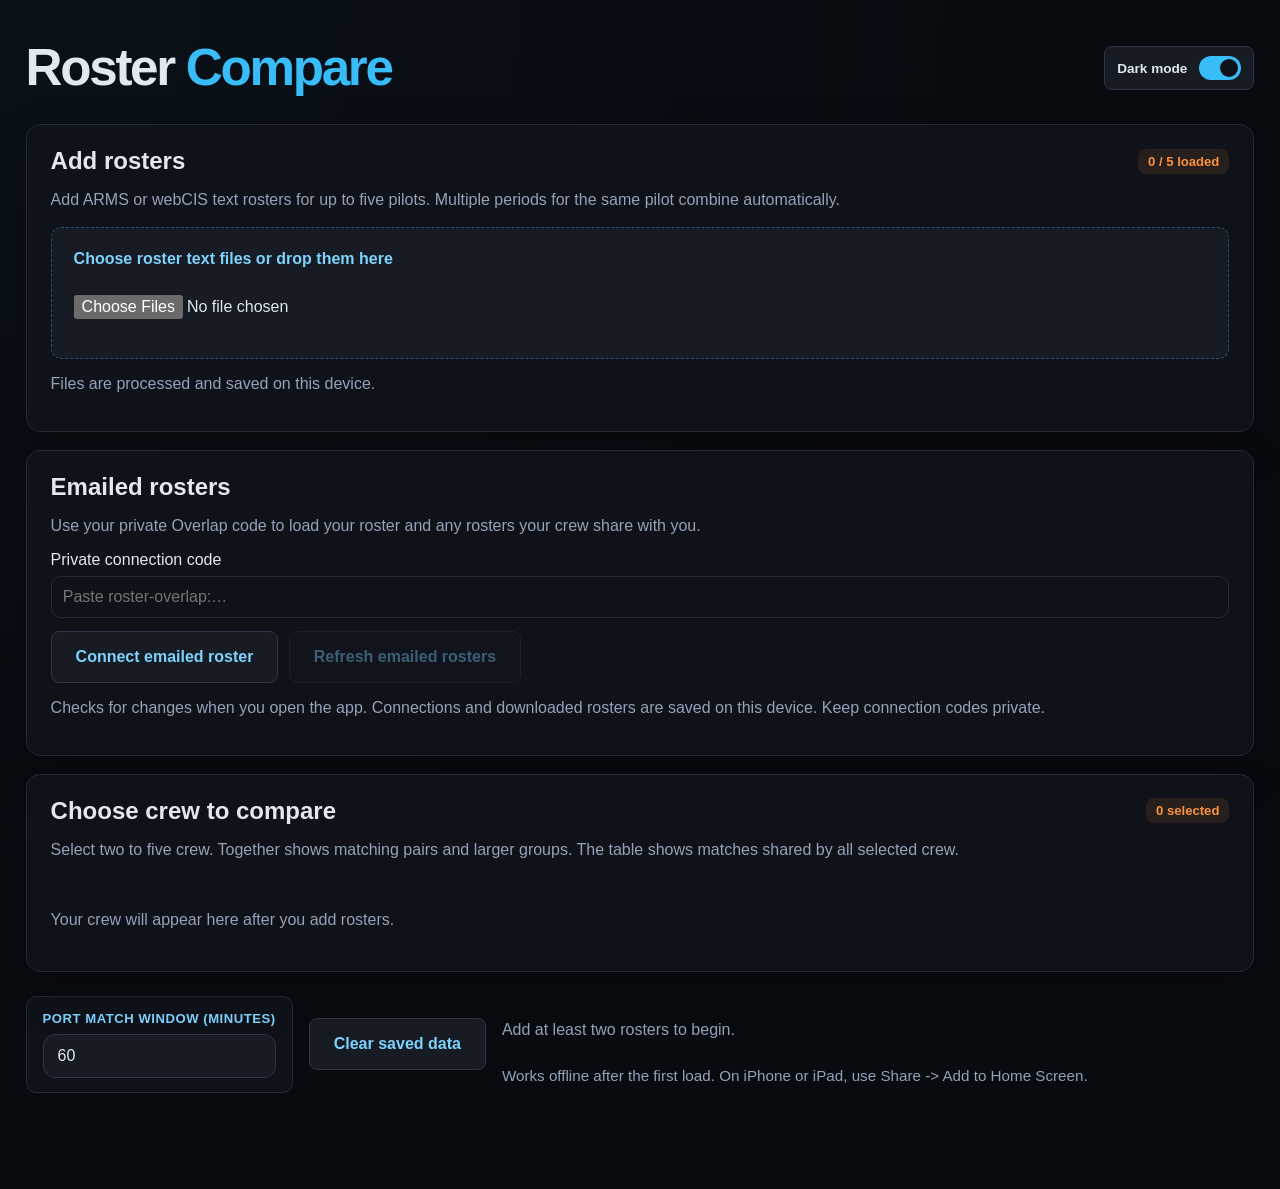
<file: index.html>
<!DOCTYPE html>
<html lang="en-GB" data-theme="dark">
  <head>
    <meta charset="UTF-8" />
    <meta name="referrer" content="no-referrer" />
    <meta name="viewport" content="width=device-width, initial-scale=1.0" />
    <meta
      name="description"
      content="Load up to five crew rosters and choose who to compare, locally on your device."
    />
    <meta id="theme-colour" name="theme-color" content="#080b10" />
    <meta name="mobile-web-app-capable" content="yes" />
    <meta name="apple-mobile-web-app-capable" content="yes" />
    <meta name="apple-mobile-web-app-title" content="Roster Compare" />
    <meta name="apple-mobile-web-app-status-bar-style" content="default" />
    <title>Roster Compare</title>
    <link rel="manifest" href="./manifest.json" />
    <link rel="icon" href="./icon.svg" type="image/svg+xml" />
    <link rel="apple-touch-icon" href="./apple-touch-icon.png" />
    <script>
      try {
        if (localStorage.getItem("roster-compare-theme") === "light") {
          document.documentElement.dataset.theme = "light";
          document.getElementById("theme-colour").setAttribute("content", "#f3f6fa");
        }
      } catch { /* Use the default theme if storage is unavailable. */ }
    </script>
    <link rel="stylesheet" href="./styles.css?v=20261122-width1" />
  </head>
  <body>
    <main class="shell">
      <section class="hero">
        <div><h1>Roster <span class="hero-accent">Compare</span></h1></div>
        <button id="theme-toggle" class="theme-toggle" type="button" role="switch" aria-checked="true" aria-label="Dark mode">
          <span id="theme-label">Dark mode</span><span class="theme-track" aria-hidden="true"><span class="theme-thumb"></span></span>
        </button>
      </section>

      <form id="compare-form" class="roster-setup">
        <section class="panel">
          <div class="panel-heading">
            <h2>Add rosters</h2>
            <span id="roster-count" class="pill">0 / 5 loaded</span>
          </div>
          <p class="panel-copy">Add ARMS or webCIS text rosters for up to five pilots. Multiple periods for the same pilot combine automatically.</p>
          <label id="roster-dropzone" class="dropzone">
            <span>Choose roster text files or drop them here</span>
            <input id="roster-files" type="file" name="rosters" accept=".txt,text/plain" multiple aria-describedby="upload-help" />
          </label>
          <p id="upload-help" class="panel-copy">Files are processed and saved on this device.</p>
          <p id="upload-status" class="status" role="status" aria-live="polite"></p>
        </section>

        <section class="panel" aria-labelledby="email-heading">
          <div class="panel-heading"><h2 id="email-heading">Emailed rosters</h2></div>
          <p class="panel-copy">Use your private Overlap code to load your roster and any rosters your crew share with you.</p>
          <label for="email-connection-code">Private connection code</label>
          <input id="email-connection-code" type="password" autocomplete="off" spellcheck="false" placeholder="Paste roster-overlap:…" />
          <div class="email-actions">
            <button id="email-connect-button" type="button" class="secondary-button">Connect emailed roster</button>
            <button id="email-refresh-button" type="button" class="secondary-button" disabled>Refresh emailed rosters</button>
          </div>
          <p class="panel-copy">Checks for changes when you open the app. Connections and downloaded rosters are saved on this device. Keep connection codes private.</p>
          <div id="email-connections"></div>
          <div id="shared-crew" aria-label="Available shared rosters" hidden></div>
          <p id="email-status" class="status" role="status" aria-live="polite"></p>
        </section>

        <section class="panel crew-panel" aria-labelledby="crew-heading">
          <div class="panel-heading">
            <h2 id="crew-heading">Choose crew to compare</h2>
            <span id="selection-count" class="pill">0 selected</span>
          </div>
          <p class="panel-copy">Select two to five crew. Together shows matching pairs and larger groups. The table shows matches shared by all selected crew.</p>
          <div id="crew-list" class="crew-list"></div>
        </section>
      </form>

      <section class="actions">
        <label class="control-card" for="min-overlap-minutes">
          <span>Port match window (minutes)</span>
          <input id="min-overlap-minutes" name="min_overlap_minutes" form="compare-form" type="number" min="1" max="1440" step="1" value="60" />
        </label>
        <div class="action-buttons">
          <button id="install-button" type="button" class="secondary-button" hidden>Install app</button>
          <button id="clear-storage-button" type="button" class="secondary-button">Clear saved data</button>
        </div>
        <div class="action-copy">
          <p id="status" class="status" role="status" aria-live="polite">Add at least two rosters to begin.</p>
          <p class="install-hint">Works offline after the first load. On iPhone or iPad, use Share -> Add to Home Screen.</p>
        </div>
      </section>

      <section id="results" class="results hidden">
        <article class="roster-calendar" aria-labelledby="calendar-month">
          <div class="calendar-toolbar">
            <button id="calendar-previous" class="calendar-nav" type="button" aria-label="Previous month">←</button>
            <div class="calendar-heading"><h2 id="calendar-month"></h2><p id="calendar-range-summary" class="calendar-help"></p></div>
            <label id="calendar-bid-period-control" class="calendar-range-control" for="calendar-bid-period" hidden>Bid period<select id="calendar-bid-period"></select></label>
            <label class="calendar-range-control" for="calendar-range">Calendar range<select id="calendar-range"><option value="roster">Full roster</option><option value="month">Month</option></select></label>
            <button id="calendar-next" class="calendar-nav" type="button" aria-label="Next month">→</button>
          </div>
          <div id="calendar-crew-legend" class="calendar-crew-legend"></div>
          <p class="calendar-help">Pilot rows show trips, ground duties and home days. Together shows two or more selected pilots in the same port. Each matching crew combination has its own weekly row; click a segment for exact times. Dates and times follow the roster’s local dates. Together timelines run from 00:00 to 24:00 each day; gaps show no qualifying shared period. Shared days off at different domiciles appear in the table below.</p>
          <div class="calendar-legend" aria-label="Shared-time colours">
            <span class="calendar-all-home">Home for the group</span>
            <span class="calendar-some-home">Home for some</span>
            <span class="calendar-all-away">Away for the group</span>
          </div>
          <div class="calendar-time-key" aria-label="Timeline styles"><span><i class="calendar-key-swatch" aria-hidden="true"></i>Free time</span><span><i class="calendar-key-swatch on-call" aria-hidden="true"></i>On call</span><span><i class="calendar-key-swatch on-duty" aria-hidden="true"></i>On duty</span></div>
          <div class="calendar-scroll" tabindex="0" role="region" aria-label="Roster calendar, scroll horizontally on smaller screens">
            <div id="calendar-grid" class="calendar-grid" role="table" aria-label="Pilot rosters and shared time"></div>
          </div>
          <section id="calendar-details" class="calendar-details" aria-live="polite" hidden>
            <div class="calendar-detail-heading"><h3 id="calendar-detail-title"></h3><button id="calendar-detail-close" class="calendar-nav" type="button" aria-label="Close calendar details">×</button></div>
            <p id="calendar-detail-subtitle"></p>
            <p id="calendar-detail-text"></p>
          </section>
        </article>
        <div class="summary-row" id="summary-row"></div>

        <article class="results-card">
          <div class="results-head">
            <h2>Whole-group matches</h2>
            <p>Shared by all selected pilots · roster local time.</p>
          </div>
          <div id="match-filters" class="filter-bar" role="tablist" aria-label="Match filters">
            <button type="button" class="filter-chip is-active" data-filter="all">All</button>
            <button type="button" class="filter-chip" data-filter="port_match">Port match</button>
            <button type="button" class="filter-chip" data-filter="shared_day_off">Days off</button>
          </div>
          <div class="table-wrap">
            <table>
              <thead id="results-head"></thead>
              <tbody id="results-body"></tbody>
            </table>
          </div>
        </article>

        <article class="results-card">
          <h2>Notes</h2>
          <ul id="notes" class="notes"></ul>
        </article>
      </section>
    </main>

    <script type="module" src="./app.js?v=20261122-width1"></script>
  </body>
</html>
</file>
<file: styles.css>
:root {
  color-scheme: dark;
  --bg: #080b10;
  --panel: #0f1219;
  --surface2: #161b24;
  --text: #e2e8f0;
  --muted: #94a3b8;
  --line: #232a38;
  --accent: #38bdf8;
  --accent-strong: #7dd3fc;
  --warm: #fb923c;
  --control-border: #2d3548;
  --calendar-bg: #0a0f15;
  --calendar-line: #2b3440;
  --calendar-muted: #a1adbd;
  --calendar-head: #181e28;
  --calendar-hover: #263344;
  --calendar-details: #171e28;
  --calendar-cell-line: #1b232c;
  --calendar-today-shade: rgba(125, 180, 230, .10);
  --ground-bg: #28263a;
  --ground-text: #e3ddf4;
  --leave-text: #c5b7d7;
  --all-home-bg: #14392f;
  --some-home-bg: #39304e;
  --all-away-bg: #16394d;
  --danger: #f87171;
  --shadow: 0 18px 48px rgba(0, 0, 0, 0.18);
}

* {
  box-sizing: border-box;
}

body {
  margin: 0;
  min-height: 100vh;
  font-family: "Avenir Next", "Segoe UI", sans-serif;
  color: var(--text);
  background:
    radial-gradient(ellipse at top left, rgba(56, 189, 248, 0.035), transparent 55%),
    var(--bg);
}

.shell {
  width: calc(100% - 2 * clamp(16px, 2vw, 48px));
  margin: 0 auto;
  padding: 40px 0 72px;
}

.hero {
  margin-bottom: 28px;
  display: flex; align-items: center; justify-content: space-between; flex-wrap: wrap; gap: 20px;
}

.eyebrow {
  margin: 0 0 10px;
  font-size: 0.8rem;
  letter-spacing: 0.18em;
  text-transform: uppercase;
  color: var(--accent-strong);
}

h1,
h2 {
  margin: 0;
  font-family: inherit;
  font-weight: 600;
}

h1 {
  max-width: 760px;
  font-size: clamp(2.1rem, 4vw, 4rem);
  line-height: 0.98;
}

.intro,
.panel-copy,
.status,
th,
td,
li {
  color: var(--muted);
}

.intro {
  max-width: 760px;
  margin-top: 14px;
  font-size: 1.02rem;
  line-height: 1.55;
}

.panel-grid,
.summary-row {
  display: grid;
  gap: 18px;
  grid-template-columns: repeat(auto-fit, minmax(290px, 1fr));
}

.panel,
.summary-card,
.results-card {
  background: var(--panel);
  border: 1px solid var(--line);
  border-radius: 14px;
  box-shadow: var(--shadow);
  backdrop-filter: blur(10px);
}

.panel,
.summary-card,
.results-card {
  padding: 22px 24px;
}

.dropzone {
  display: grid;
  gap: 10px;
  margin-top: 18px;
  padding: 22px;
  border: 1.5px dashed rgba(56, 189, 248, 0.35);
  border-radius: 10px;
  background: var(--surface2);
  cursor: pointer;
  min-height: 132px;
}

.dropzone span {
  font-weight: 600;
  color: var(--accent-strong);
}

.dropzone input {
  width: 100%;
  font-size: 16px;
}

.file-list,
.notes,
.summary-meta {
  margin: 16px 0 0;
  padding: 0;
  list-style: none;
}

.file-list li,
.notes li,
.summary-meta li {
  padding: 10px 0;
  border-top: 1px solid var(--line);
}

.actions {
  display: flex;
  align-items: center;
  flex-wrap: wrap;
  gap: 16px;
  margin: 24px 0;
}

.action-buttons,
.action-copy {
  display: flex;
  flex-wrap: wrap;
  gap: 12px;
  align-items: center;
}

.action-copy {
  flex: 1 1 320px;
}

.control-card {
  display: grid;
  gap: 8px;
  min-width: 220px;
  padding: 14px 16px;
  border: 1px solid var(--line);
  border-radius: 10px;
  background: var(--panel);
}

.control-card span {
  color: var(--accent-strong);
  font-size: 0.82rem;
  font-weight: 700;
  letter-spacing: 0.04em;
  text-transform: uppercase;
}

.control-card input {
  width: 100%;
  border: 1px solid var(--control-border);
  border-radius: 12px;
  background: var(--surface2);
  padding: 12px 14px;
  font-size: 1rem;
  color: var(--text);
}

button {
  border: 0;
  border-radius: 8px;
  background: var(--accent);
  color: var(--bg);
  padding: 14px 24px;
  min-height: 52px;
  font-size: 1rem;
  font-weight: 700;
  cursor: pointer;
  box-shadow: 0 8px 22px rgba(56, 189, 248, 0.12);
}

.secondary-button {
  background: var(--surface2);
  border: 1px solid var(--control-border);
  color: var(--accent-strong);
  box-shadow: none;
}

button:disabled {
  cursor: progress;
  opacity: 0.7;
}

.results.hidden {
  display: none;
}

.summary-card h3 {
  margin: 0 0 8px;
  font-size: 1.35rem;
}

.install-hint {
  margin: 0;
  font-size: 0.95rem;
  color: var(--muted);
}

.results-head {
  display: flex;
  justify-content: space-between;
  gap: 12px;
  align-items: end;
  margin-bottom: 14px;
}

.filter-bar {
  display: flex;
  flex-wrap: wrap;
  gap: 10px;
  margin-bottom: 16px;
}

.filter-chip {
  min-height: 40px;
  padding: 10px 14px;
  border: 1px solid var(--control-border);
  background: var(--surface2);
  color: var(--accent-strong);
  box-shadow: none;
}

.filter-chip.is-active {
  background: var(--accent);
  color: var(--bg);
}

.table-wrap {
  overflow-x: auto;
}

table {
  width: 100%;
  border-collapse: collapse;
}

th,
td {
  text-align: left;
  padding: 12px 10px;
  border-top: 1px solid var(--line);
  vertical-align: top;
  font-size: 0.94rem;
}

th {
  color: var(--text);
  font-size: 0.82rem;
  text-transform: uppercase;
  letter-spacing: 0.06em;
}

tbody tr.away-port-row {
  background: rgba(56, 189, 248, 0.04);
}

tbody tr.home-match-row {
  background: rgba(167, 139, 250, 0.04);
}

.pill {
  display: inline-block;
  padding: 5px 10px;
  border-radius: 8px;
  background: rgba(251, 146, 60, 0.10);
  color: var(--warm);
  font-size: 0.82rem;
  font-weight: 700;
}

.empty-state {
  padding: 18px 0 4px;
  color: var(--muted);
}

.uncertain-list {
  margin-top: 14px;
  padding: 0;
  list-style: none;
}

.uncertain-list li {
  display: flex;
  justify-content: space-between;
  gap: 12px;
  padding: 9px 0;
  border-top: 1px solid var(--line);
}

.uncertain-list .duty-code {
  color: var(--accent-strong);
  font-weight: 700;
}

@media (max-width: 860px) {
  .shell {
    width: calc(100% - 20px);
    padding: 28px 0 48px;
  }

  h1 {
    line-height: 1;
  }

  .actions,
  .results-head {
    flex-direction: column;
    align-items: flex-start;
  }

  .action-buttons,
  .action-copy {
    width: 100%;
  }

  .control-card {
    width: 100%;
  }

  .panel,
  .summary-card,
  .results-card {
    padding: 18px;
    border-radius: 20px;
  }

  th,
  td {
    min-width: 120px;
  }
}

@media (max-width: 560px) {
  .actions {
    position: sticky;
    bottom: 0;
    padding: 12px 0 4px;
    background: linear-gradient(180deg, transparent, var(--bg) 32%);
  }

  button,
  .control-card,
  .action-buttons {
    width: 100%;
  }

  .action-buttons {
    display: grid;
  }
}

.roster-setup { display: grid; gap: 18px; }
.panel-heading { display: flex; flex-wrap: wrap; align-items: center; justify-content: space-between; gap: 12px; }
.dropzone.is-dragging, .dropzone:focus-within { border-color: var(--accent); background: rgba(56, 189, 248, 0.08); }
.crew-list { display: grid; gap: 12px; }
.crew-row { display: flex; align-items: center; gap: 16px; border-top: 1px solid var(--line); padding-top: 14px; }
.crew-choice { display: flex; flex: 1; min-width: 0; align-items: center; gap: 14px; cursor: pointer; padding: 6px 0; }
.crew-choice input { flex: 0 0 auto; width: 22px; height: 22px; accent-color: var(--accent); }
.crew-details { display: grid; gap: 5px; min-width: 0; overflow-wrap: anywhere; }
.crew-details strong { color: var(--text); }
.crew-details > span { font-size: 0.9rem; color: var(--muted); }
.remove-roster { flex: 0 0 auto; width: auto; min-height: 44px; padding: 10px 16px; }
button:disabled { cursor: not-allowed; }
:focus-visible { outline: 3px solid var(--accent); outline-offset: 4px; }
@media (max-width: 560px) {
  .crew-row { gap: 8px; }
  .crew-choice { gap: 10px; }
  .actions { position: static; }
}

/* The roster calendar follows a compact, dark month-board layout. */
.roster-calendar {
  background: var(--calendar-bg);
  color: var(--text);
  border: 1px solid var(--calendar-line);
  border-radius: 20px;
  padding: 24px;
  margin-bottom: 24px;
  box-shadow: var(--shadow);
}
.calendar-toolbar { display: flex; align-items: center; gap: 18px; margin-bottom: 22px; }
.calendar-toolbar h2 { font-family: inherit; font-size: clamp(1.35rem, 3vw, 1.85rem); font-weight: 750; }
.roster-calendar .calendar-nav {
  flex: 0 0 auto; width: 48px; min-height: 40px; padding: 7px 12px;
  background: var(--surface2); color: var(--text); border: 1px solid var(--control-border);
  border-radius: 9px; box-shadow: none; font-size: 1.1rem;
}
.roster-calendar .calendar-nav:disabled { opacity: .3; }
.calendar-crew-legend { display: flex; flex-wrap: wrap; gap: 12px 24px; }
.calendar-crew-legend > span { display: flex; align-items: center; gap: 7px; font-size: .84rem; }
.calendar-crew-legend > span::before { content: ''; width: 9px; height: 9px; border-radius: 50%; background: var(--crew-colour); }
.calendar-crew-legend > span > span { color: var(--calendar-muted); font-size: .75rem; }
.calendar-help { color: var(--calendar-muted); font-size: .78rem; line-height: 1.65; margin: 17px 0; }
.calendar-legend { display: flex; flex-wrap: wrap; gap: 12px 18px; font-size: .74rem; margin: 0 0 16px; }
.calendar-legend span { border-left: 4px solid var(--overlap-colour); padding: 3px 0 3px 8px; }
.calendar-all-home { --overlap-colour: #34d399; --overlap-bg: var(--all-home-bg); }
.calendar-some-home { --overlap-colour: #c4a0f4; --overlap-bg: var(--some-home-bg); }
.calendar-all-away { --overlap-colour: #38bdf8; --overlap-bg: var(--all-away-bg); }
.calendar-scroll { overflow-x: auto; border: 1px solid var(--calendar-line); border-radius: 12px; }
.calendar-grid { min-width: 930px; font-size: .73rem; }
.calendar-grid { --calendar-label-width: 108px; }
.calendar-lane { display: grid; grid-template-columns: var(--calendar-label-width) repeat(7, minmax(0, 1fr)); align-items: stretch; }
.calendar-week { position: relative; }
/* Shade the whole date column, including the part of any multi-day trip. */
.calendar-week.has-today::after {
  content: ''; position: absolute; top: 0; bottom: 0;
  left: calc(var(--calendar-label-width) + (100% - var(--calendar-label-width)) / 7 * var(--today-column));
  width: calc((100% - var(--calendar-label-width)) / 7);
  background: var(--calendar-today-shade); pointer-events: none; z-index: 2;
}
.calendar-dates .is-today time { color: var(--accent-strong); }
.calendar-day-head { background: var(--calendar-head); font-weight: 700; border-bottom: 1px solid var(--calendar-line); }
.calendar-day-head > span { padding: 14px 8px; }
.calendar-week + .calendar-week { border-top: 1px solid var(--calendar-line); }
.calendar-dates { min-height: 39px; padding-top: 5px; font-weight: 700; font-size: .85rem; }
.calendar-dates > span { padding: 8px; }
.calendar-pilot-lane { min-height: 36px; }
.calendar-row-name {
  color: var(--crew-colour, #d7deea); display: flex; align-items: center;
  padding: 6px 8px; overflow: hidden; font-size: .69rem; font-weight: 700;
  overflow-wrap: anywhere; background: var(--calendar-bg);
  position: sticky; left: 0; z-index: 1;
}
.roster-calendar .calendar-bar {
  display: block; min-width: 0; width: auto; min-height: 30px; margin: 2px;
  padding: 6px 7px; border: 0; border-left: 3px solid var(--crew-colour, var(--overlap-colour));
  border-radius: 4px; box-shadow: none; color: var(--text); text-align: left;
  font: inherit; font-size: .69rem; line-height: 1.5; white-space: nowrap; overflow: hidden; text-overflow: ellipsis;
  background: transparent;
}
.roster-calendar .calendar-trip { background: color-mix(in srgb, var(--crew-colour) 19%, var(--calendar-bg)); font-weight: 650; }
.roster-calendar .calendar-home, .roster-calendar .calendar-reserve, .roster-calendar .calendar-unknown { color: var(--calendar-muted); }
.roster-calendar .calendar-unavailable { color: #647080; border-left-color: #26313e; }
.roster-calendar .calendar-bar:hover { background: var(--calendar-hover); color: var(--text); }
.roster-calendar .calendar-bar:focus-visible { outline: 2px solid var(--text); outline-offset: -2px; }
.roster-calendar .calendar-overlap { background: var(--overlap-bg); border-left-color: var(--overlap-colour); font-weight: 650; }
.roster-calendar .is-outside { opacity: .45; }
.calendar-together { border-top: 1px dashed var(--calendar-line); margin-top: 5px; padding: 4px 0 7px; }
.calendar-together .calendar-lane { min-height: 36px; }
.calendar-no-overlap { grid-column: 2 / -1; display: flex; align-items: center; padding: 7px; color: var(--calendar-muted); font-size: .69rem; }
.calendar-details { background: var(--calendar-details); border: 1px solid var(--calendar-line); border-radius: 12px; margin-top: 16px; padding: 16px; }
.calendar-detail-heading { display: flex; justify-content: space-between; align-items: center; gap: 12px; }
.calendar-detail-heading h3 { margin: 0; font-size: 1rem; }
.calendar-details p { color: var(--muted); font-size: .85rem; line-height: 1.6; }
#calendar-detail-text { white-space: pre-line; }
.roster-calendar [hidden] { display: none; }
@media (max-width: 560px) {
  .roster-calendar { padding: 16px 12px; border-radius: 16px; }
  .calendar-toolbar { gap: 10px; }
  .calendar-toolbar h2 { flex: 1; text-align: center; }
}

.calendar-cell { min-width: 0; display: flex; border-right: 1px solid var(--calendar-cell-line); }
.roster-calendar .calendar-cell .calendar-bar { width: calc(100% - 4px); }

.hero-accent { color: var(--accent); }
.hero h1 { letter-spacing: -0.045em; line-height: 1.1; }
.crew-list { grid-template-columns: repeat(auto-fit, minmax(min(100%, 280px), 1fr)); gap: 16px; margin-top: 18px; }
.crew-row { display: block; position: relative; padding: 22px 18px; border: 1px solid var(--crew-colour, var(--line)); border-radius: 14px; background: var(--panel); }
.crew-profile { min-width: 0; }
.crew-choice { align-items: flex-start; padding-top: 35px; }
.crew-choice input { accent-color: var(--crew-colour, var(--accent)); }
.remove-roster { position: absolute; top: 12px; right: 12px; min-height: 34px; font-size: 12px; padding: 6px 10px; color: var(--danger); border-color: rgba(248,113,113,.25); background: rgba(248,113,113,.08); }
.domicile-control { display: grid; gap: 8px; margin-top: 18px; padding-top: 18px; border-top: 1px solid var(--line); font-size: 14px; }
.domicile-control select, .calendar-range-control select { width: 100%; min-height: 42px; padding: 8px 10px; border: 1px solid var(--control-border); border-radius: 6px; color: var(--text); background: var(--surface2); font: inherit; }
.domicile-help { color: var(--muted); font-size: 12px; line-height: 1.6; margin: 9px 0 0; }
.calendar-toolbar { flex-wrap: wrap; }
.calendar-heading { flex: 1; min-width: 220px; }
.calendar-heading .calendar-help { margin: 8px 0 0; }
.calendar-range-control { display: grid; gap: 5px; font-size: 12px; color: var(--muted); min-width: 130px; }
.calendar-week-number { font-size: 10px; color: var(--muted); align-self: center; }
.secondary-button:hover:not(:disabled), .filter-chip:hover:not(:disabled) { border-color: var(--accent); color: var(--accent); }
button:disabled { opacity: .4; }
[hidden] { display: none !important; }
@media (max-width: 560px) {
  .calendar-heading { min-width: 100%; }
  .calendar-range-control { flex: 1; }
  .summary-row { grid-template-columns: 1fr; }
}
/* Colour choices apply to the entire app, including the calendar and native controls. */
:root[data-theme="light"] {
  color-scheme: light;
  --bg: #f3f6fa;
  --panel: #ffffff;
  --surface2: #edf2f7;
  --text: #18283e;
  --muted: #516278;
  --line: #d5dfeb;
  --control-border: #b8c6d8;
  --accent: #0369a1;
  --accent-strong: #075985;
  --warm: #9a490e;
  --danger: #b42332;
  --shadow: 0 12px 36px rgba(30, 50, 80, .06);
  --calendar-bg: #ffffff;
  --calendar-line: #ced9e5;
  --calendar-muted: #516278;
  --calendar-head: #edf2f7;
  --calendar-hover: #e0eaf5;
  --calendar-details: #f0f4fa;
  --calendar-cell-line: #e0e7ef;
  --calendar-today-shade: rgba(65, 110, 160, .09);
  --ground-bg: #ede8f8;
  --ground-text: #42305f;
  --leave-text: #624883;
  --all-home-bg: #d9f0e6;
  --some-home-bg: #e9dff6;
  --all-away-bg: #dceef9;
}
:root[data-theme="light"] .calendar-row-name { color: color-mix(in srgb, var(--crew-colour, #18283e) 60%, #18283e); }
:root[data-theme="light"] .calendar-all-home { --overlap-colour: #047857; }
:root[data-theme="light"] .calendar-some-home { --overlap-colour: #7e3eb1; }
:root[data-theme="light"] .calendar-all-away { --overlap-colour: #0369a1; }
.theme-toggle {
  width: auto; display: inline-flex; align-items: center; gap: 12px; min-height: 44px;
  padding: 9px 12px; border: 1px solid var(--control-border); background: var(--surface2);
  color: var(--text); box-shadow: none; font-size: .85rem; font-weight: 600;
}
.theme-track { display: block; width: 42px; height: 24px; padding: 3px; border-radius: 20px; background: var(--muted); }
.theme-thumb { display: block; width: 18px; height: 18px; border-radius: 50%; background: var(--panel); transform: translateX(0); }
.theme-toggle[aria-checked="true"] .theme-track { background: var(--accent); }
.theme-toggle[aria-checked="true"] .theme-thumb { transform: translateX(18px); }

/* One clock strip per day replaces stacked, day-width overlap boxes. */
.calendar-together { padding: 5px 0 9px; }
.calendar-timeline-lane { min-height: 36px; }
.calendar-together-title { padding: 2px 8px 5px; color: var(--calendar-muted); font-size: .65rem; font-weight: 700; }
.calendar-timeline-lane + .calendar-timeline-lane { border-top: 1px solid var(--calendar-cell-line); }
.calendar-combination-name { flex-direction: column; align-items: flex-start; justify-content: center; gap: 1px; line-height: 1.25; font-size: .64rem; color: var(--text); }
.calendar-combination-name > span { max-width: 100%; overflow-wrap: anywhere; }
.calendar-timeline-cell { display: flex; align-items: center; min-width: 0; padding: 4px 0; border-right: 1px solid var(--calendar-cell-line); }
.calendar-time-track { width: 100%; position: relative; height: 28px; background: var(--surface2); border-radius: 3px; }
.roster-calendar .calendar-time-segment {
  position: absolute; inset-block: 0; margin: 0; min-width: 0; min-height: 0; height: 28px;
  padding: 0; border: 0; border-radius: 3px; display: flex; align-items: center;
  background-color: var(--overlap-bg); color: var(--text); box-shadow: inset 0 -2px var(--overlap-colour);
  overflow: hidden; text-overflow: clip;
}
.calendar-time-segment span { padding-inline: 5px; overflow: hidden; text-overflow: clip; }
.roster-calendar .calendar-time-segment.is-narrow span { visibility: hidden; }
.roster-calendar .calendar-time-segment.continues-before { border-top-left-radius: 0; border-bottom-left-radius: 0; }
.roster-calendar .calendar-time-segment.continues-after { border-top-right-radius: 0; border-bottom-right-radius: 0; }
.roster-calendar .calendar-time-segment.is-on-call { background-image: repeating-linear-gradient(135deg, transparent 0 5px, color-mix(in srgb, var(--overlap-colour) 28%, transparent) 5px 7px); }
.roster-calendar .calendar-time-segment.is-on-duty { background-image: radial-gradient(color-mix(in srgb, var(--overlap-colour) 65%, transparent) 1px, transparent 1px); background-size: 6px 6px; }
.roster-calendar .calendar-time-segment.is-on-call.is-on-duty { background-image: repeating-linear-gradient(135deg, transparent 0 5px, color-mix(in srgb, var(--overlap-colour) 28%, transparent) 5px 7px), radial-gradient(var(--overlap-colour) 1px, transparent 1px); background-size: auto, 6px 6px; }
.roster-calendar .calendar-time-segment:hover, .roster-calendar .calendar-time-segment:focus-visible { z-index: 2; background-color: var(--overlap-bg); filter: brightness(1.12); outline: 2px solid var(--text); outline-offset: -2px; }
.calendar-mixed { --overlap-colour: var(--muted); --overlap-bg: var(--surface2); }
.calendar-time-key { display: flex; flex-wrap: wrap; align-items: center; gap: 10px 18px; color: var(--calendar-muted); font-size: .72rem; margin: -4px 0 14px; }
.calendar-time-key > span { display: inline-flex; align-items: center; gap: 6px; }
.calendar-key-swatch { display: inline-block; width: 25px; height: 11px; border-radius: 2px; background: var(--all-home-bg); border-bottom: 2px solid #34d399; }
.calendar-key-swatch.on-call { background-image: repeating-linear-gradient(135deg, transparent 0 4px, #34d39966 4px 6px); }
.calendar-key-swatch.on-duty { background-image: radial-gradient(#34d399 1px, transparent 1px); background-size: 5px 5px; }

@media print {
  :root, :root[data-theme] { color-scheme: light; --text: #111; --muted: #444; --line: #ccc; --panel: #fff; }
  body { background: #fff; color: #111; }
  .hero, .roster-setup, .actions, .calendar-range-control, .calendar-nav { display: none !important; }
  .shell { width: 100%; padding: 0; }
  .roster-calendar { --calendar-bg: #fff; --calendar-line: #ccc; --calendar-muted: #444; color: #111; padding: 0; border: 0; box-shadow: none; }
  .calendar-scroll { overflow: visible; }
  .calendar-grid { min-width: 0; }
  .calendar-week { break-inside: avoid; }
  .calendar-day-head { background: #eee; }
  .roster-calendar .calendar-bar { color: #111; font-size: 8px; }
  .roster-calendar .calendar-trip { background: #e7edf5; }
  .calendar-row-name { position: static; }
  .calendar-crew-legend, .calendar-crew-legend strong { color: #111; }
  @page { size: A4 landscape; margin: 10mm; }
}

.uncertain-reason { display: block; margin-top: 4px; color: var(--muted); line-height: 1.5; }
.roster-calendar .calendar-ground { background: var(--ground-bg); color: var(--ground-text); }
.roster-calendar .calendar-leave { color: var(--leave-text); }

.email-actions { display: flex; flex-wrap: wrap; gap: .65rem; margin-top: .8rem; }
#email-connection-code { display: block; width: 100%; margin-top: .4rem; padding: .7rem; border: 1px solid var(--line); border-radius: .6rem; background: var(--panel); color: inherit; font: inherit; }
.email-connection { display: flex; align-items: center; justify-content: space-between; gap: .8rem; border-top: 1px solid var(--line); padding: .85rem 0; }
.email-connection span { display: block; font-size: .8rem; margin-top: .25rem; }
.email-connection button { flex-shrink: 0; }
</file>
